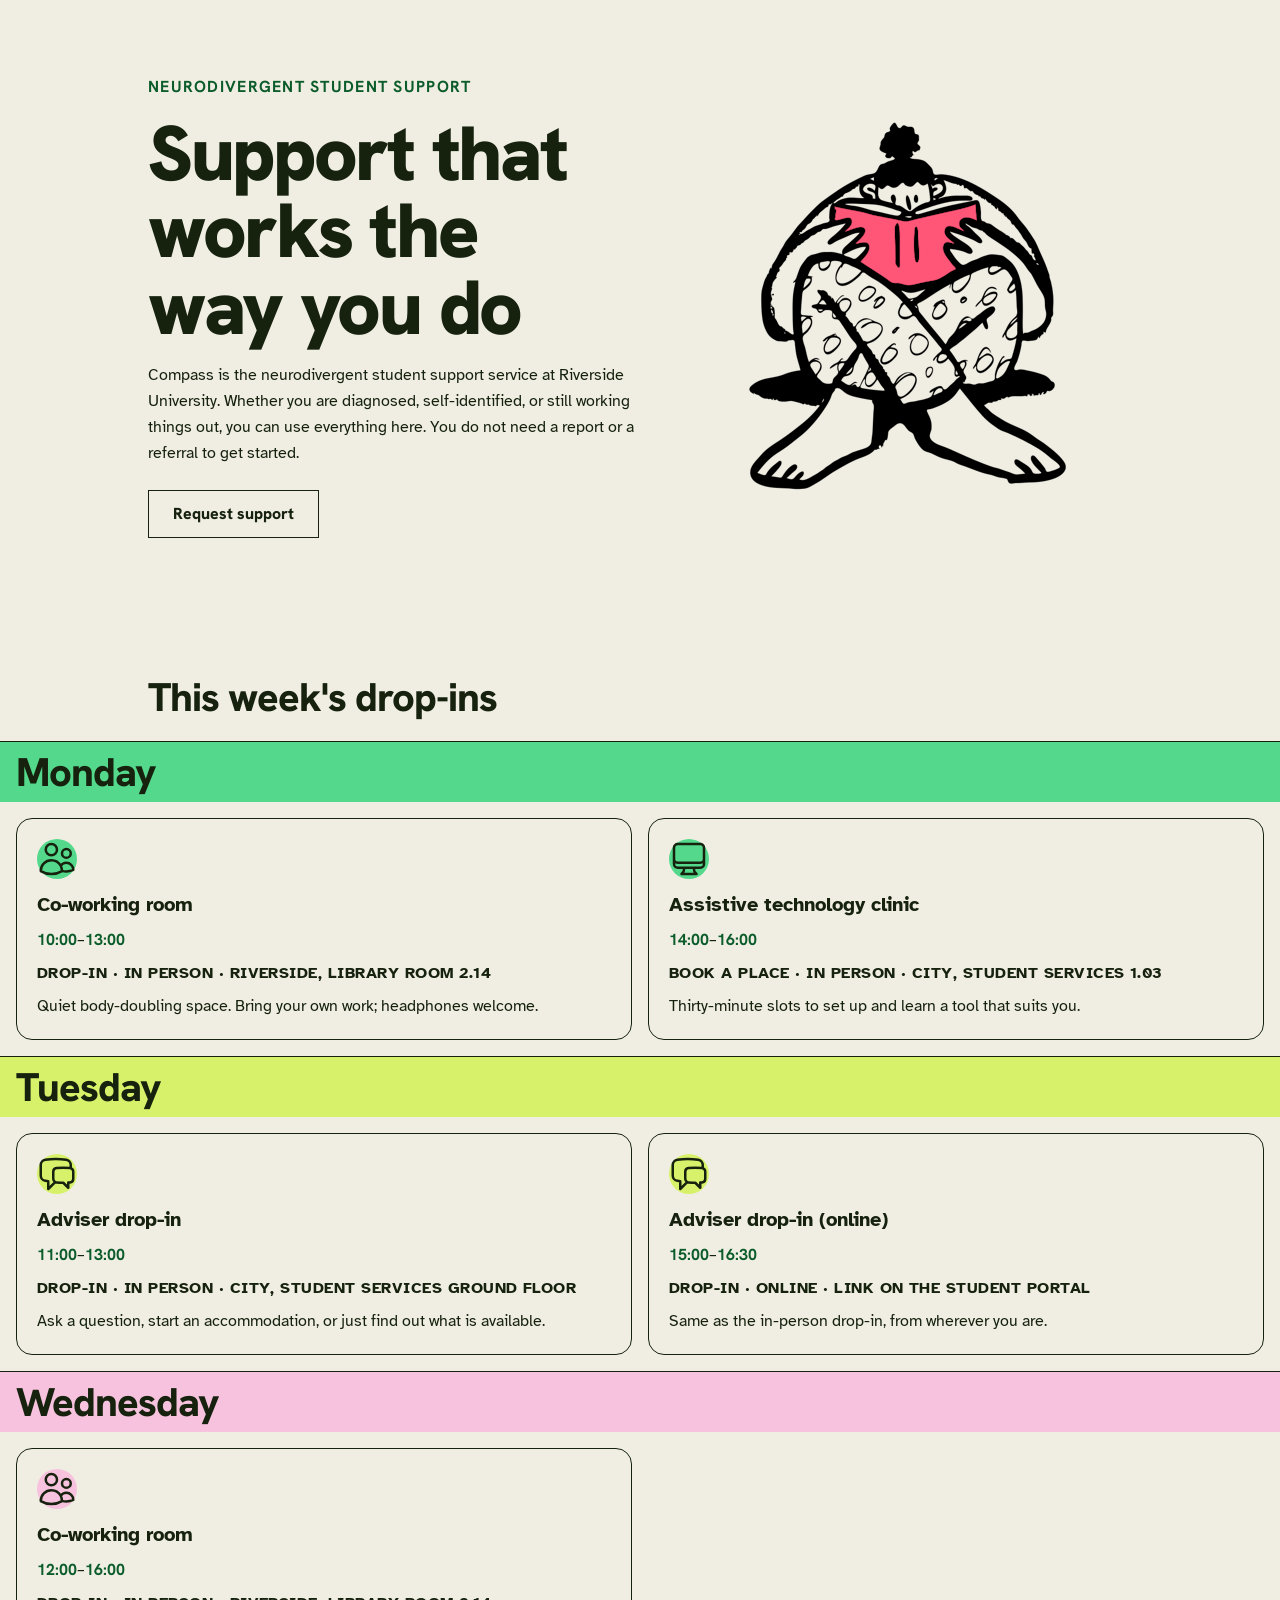
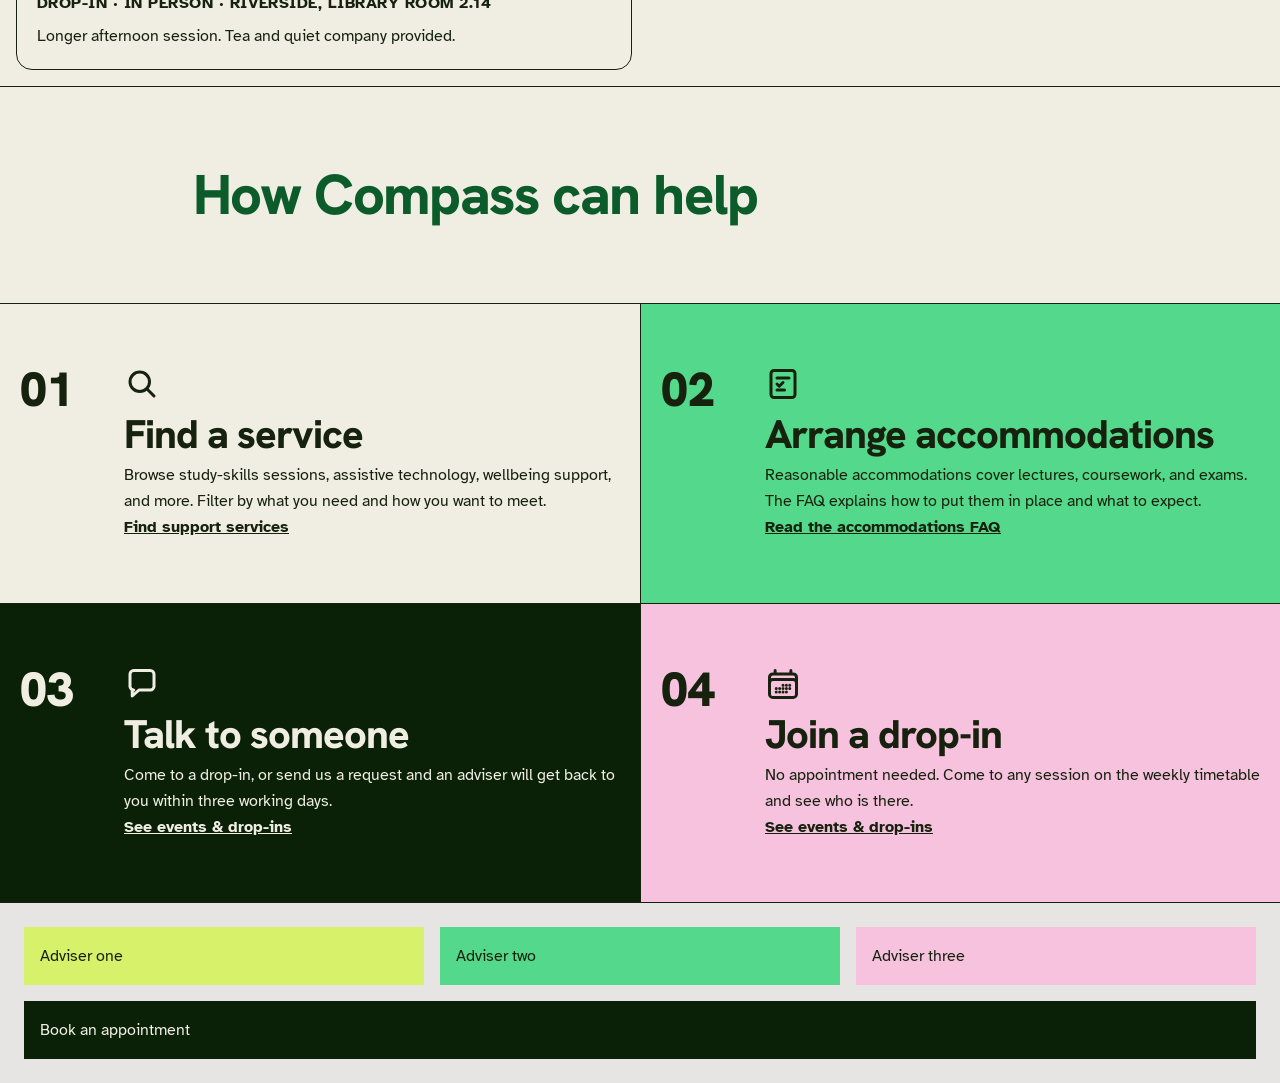
<file: starter (1)/04-grid-starter/index.html>
<!doctype html>
<html lang="en-IE">
  <head>
    <meta charset="utf-8" />
    <meta name="viewport" content="width=device-width, initial-scale=1" />
    <title>
      Week 04 starter — Compass hero, events days &amp; numbered rows
    </title>
    <link rel="preconnect" href="https://fonts.googleapis.com" />
    <link rel="preconnect" href="https://fonts.gstatic.com" crossorigin />
    <link
      href="https://fonts.googleapis.com/css2?family=Atkinson+Hyperlegible:ital,wght@0,400;0,700;1,400;1,700&family=Hanken+Grotesk:wght@500;700;800;900&display=swap"
      rel="stylesheet"
    />
    <link rel="stylesheet" href="assets/app.css" />
  </head>
  <body class="bg-paper font-sans leading-relaxed text-ink">
    <!-- Colour, type, spacing and borders are already here, carried over
         from weeks 1 to 3. Nothing below has a layout class yet, so
         everything just stacks. That's what this week fixes. Three targets, in
         order: the hero, the events day sections, the numbered rows. -->
    <main>
      <!-- Target 1: hero. Week 1's text, plus Compass's doodle. -->
      <section aria-labelledby="intro-heading">
        <div class="mx-auto grid max-w-5xl grid-cols-[1.1fr_0.9fr] items-center gap-10 px-5 py-[clamp(2.5rem,1.5rem+4vw,5rem)]">
          <div>
            <p
              class="font-display text-base font-bold tracking-[0.08em] text-link uppercase"
            >
              Neurodivergent student support
            </p>
            <h1
              id="intro-heading"
              class="mt-4 font-display text-display leading-none font-black tracking-[-0.03em] text-balance"
            >
              Support that works the way you do
            </h1>
            <p class="mt-4 max-w-[66ch] text-pretty">
              Compass is the neurodivergent student support service at Riverside
              University. Whether you are diagnosed, self-identified, or still
              working things out, you can use everything here. You do not need a
              report or a referral to get started.
            </p>
            <p class="mt-6">
              <a
                class="inline-block border-(length:--rule) border-ink bg-transparent px-6 py-2.5 font-display font-extrabold text-ink no-underline"
                href="#"
                >Request support</a
              >
            </p>
          </div>
          <div class="mx-auto w-full max-w-sm">
            <img
              src="images/hero-student-doodle.png"
              alt=""
              width="359"
              height="400"
            />
          </div>
        </div>
      </section>

      <!-- Target 2: events. Three of Compass's day sections. -->
      <h2
        class="mx-auto max-w-5xl px-5 pt-16 pb-6 font-display text-h2 leading-none font-extrabold tracking-tight"
      >
        This week's drop-ins
      </h2>
      <div class="border-t-(length:--rule) border-ink">
        <section
          class="border-b-(length:--rule) border-ink bg-paper"
          aria-labelledby="mon-heading"
        >
          <h2
            id="mon-heading"
            class="m-0 flex items-center gap-2 bg-green px-4 py-2.5 font-display text-h2 leading-none font-extrabold tracking-tight text-on-light"
          >
            Monday
          </h2>
          <div class="grid grid-cols-2 gap-4 p-4">
            <article
              class="flex flex-col gap-2 rounded-2xl border-(length:--rule) border-ink bg-paper p-5"
            >
              <span
                class="mb-1 inline-flex h-10 w-10 items-center justify-center rounded-full bg-green text-on-light"
                aria-hidden="true"
              >
                <svg
                  viewBox="0 0 24 24"
                  fill="none"
                  stroke="currentColor"
                  stroke-width="1.5"
                  stroke-linecap="round"
                  stroke-linejoin="round"
                >
                  <path
                    d="M15 19.1276C15.8329 19.37 16.7138 19.5 17.625 19.5C19.1037 19.5 20.5025 19.1576 21.7464 18.5478C21.7488 18.4905 21.75 18.4329 21.75 18.375C21.75 16.0968 19.9031 14.25 17.625 14.25C16.2069 14.25 14.956 14.9655 14.2136 16.0552M15 19.1276V19.125C15 18.0121 14.7148 16.9658 14.2136 16.0552M15 19.1276C15 19.1632 14.9997 19.1988 14.9991 19.2343C13.1374 20.3552 10.9565 21 8.625 21C6.29353 21 4.11264 20.3552 2.25092 19.2343C2.25031 19.198 2.25 19.1615 2.25 19.125C2.25 15.6042 5.10418 12.75 8.625 12.75C11.0329 12.75 13.129 14.085 14.2136 16.0552M12 6.375C12 8.23896 10.489 9.75 8.625 9.75C6.76104 9.75 5.25 8.23896 5.25 6.375C5.25 4.51104 6.76104 3 8.625 3C10.489 3 12 4.51104 12 6.375ZM20.25 8.625C20.25 10.0747 19.0747 11.25 17.625 11.25C16.1753 11.25 15 10.0747 15 8.625C15 7.17525 16.1753 6 17.625 6C19.0747 6 20.25 7.17525 20.25 8.625Z"
                  />
                </svg>
              </span>
              <h3 class="m-0 text-xl font-black">Co-working room</h3>
              <p>
                <time datetime="10:00" class="font-display font-bold text-link"
                  >10:00</time
                >&ndash;<time
                  datetime="13:00"
                  class="font-display font-bold text-link"
                  >13:00</time
                >
              </p>
              <p class="text-base font-bold tracking-[0.03em] uppercase">
                Drop-in &middot; In person &middot; Riverside, Library room 2.14
              </p>
              <p>
                Quiet body-doubling space. Bring your own work; headphones
                welcome.
              </p>
            </article>
            <article
              class="flex flex-col gap-2 rounded-2xl border-(length:--rule) border-ink bg-paper p-5"
            >
              <span
                class="mb-1 inline-flex h-10 w-10 items-center justify-center rounded-full bg-green text-on-light"
                aria-hidden="true"
              >
                <svg
                  viewBox="0 0 24 24"
                  fill="none"
                  stroke="currentColor"
                  stroke-width="1.5"
                  stroke-linecap="round"
                  stroke-linejoin="round"
                >
                  <path
                    d="M9 17.25V18.2574C9 19.053 8.68393 19.8161 8.12132 20.3787L7.5 21H16.5L15.8787 20.3787C15.3161 19.8161 15 19.053 15 18.2574V17.25M21 5.25V15C21 16.2426 19.9926 17.25 18.75 17.25H5.25C4.00736 17.25 3 16.2426 3 15V5.25M21 5.25C21 4.00736 19.9926 3 18.75 3H5.25C4.00736 3 3 4.00736 3 5.25M21 5.25V12C21 13.2426 19.9926 14.25 18.75 14.25H5.25C4.00736 14.25 3 13.2426 3 12V5.25"
                  />
                </svg>
              </span>
              <h3 class="m-0 text-xl font-black">
                Assistive technology clinic
              </h3>
              <p>
                <time datetime="14:00" class="font-display font-bold text-link"
                  >14:00</time
                >&ndash;<time
                  datetime="16:00"
                  class="font-display font-bold text-link"
                  >16:00</time
                >
              </p>
              <p class="text-base font-bold tracking-[0.03em] uppercase">
                Book a place &middot; In person &middot; City, Student Services
                1.03
              </p>
              <p>
                Thirty-minute slots to set up and learn a tool that suits you.
              </p>
            </article>
          </div>
        </section>
        <section
          class="border-b-(length:--rule) border-ink bg-paper"
          aria-labelledby="tue-heading"
        >
          <h2
            id="tue-heading"
            class="m-0 flex items-center gap-2 bg-lime px-4 py-2.5 font-display text-h2 leading-none font-extrabold tracking-tight text-on-light"
          >
            Tuesday
          </h2>
          <div class="grid grid-cols-2 gap-4 p-4">
            <article
              class="flex flex-col gap-2 rounded-2xl border-(length:--rule) border-ink bg-paper p-5"
            >
              <span
                class="mb-1 inline-flex h-10 w-10 items-center justify-center rounded-full bg-lime text-on-light"
                aria-hidden="true"
              >
                <svg
                  viewBox="0 0 24 24"
                  fill="none"
                  stroke="currentColor"
                  stroke-width="1.5"
                  stroke-linecap="round"
                  stroke-linejoin="round"
                >
                  <path
                    d="M20.25 8.51104C21.1341 8.79549 21.75 9.6392 21.75 10.6082V14.8938C21.75 16.0304 20.9026 16.9943 19.7697 17.0867C19.4308 17.1144 19.0909 17.1386 18.75 17.1592V20.25L15.75 17.25C14.3963 17.25 13.0556 17.1948 11.7302 17.0866C11.4319 17.0623 11.1534 16.9775 10.9049 16.8451M20.25 8.51104C20.0986 8.46232 19.9393 8.43 19.7739 8.41628C18.4472 8.30616 17.1051 8.25 15.75 8.25C14.3948 8.25 13.0528 8.30616 11.7261 8.41627C10.595 8.51015 9.75 9.47323 9.75 10.6082V14.8937C9.75 15.731 10.2099 16.4746 10.9049 16.8451M20.25 8.51104V6.63731C20.25 5.01589 19.0983 3.61065 17.4903 3.40191C15.4478 3.13676 13.365 3 11.2503 3C9.13533 3 7.05233 3.13678 5.00963 3.40199C3.40173 3.61074 2.25 5.01598 2.25 6.63738V12.8626C2.25 14.484 3.40173 15.8893 5.00964 16.098C5.58661 16.1729 6.16679 16.2376 6.75 16.2918V21L10.9049 16.8451"
                  />
                </svg>
              </span>
              <h3 class="m-0 text-xl font-black">Adviser drop-in</h3>
              <p>
                <time datetime="11:00" class="font-display font-bold text-link"
                  >11:00</time
                >&ndash;<time
                  datetime="13:00"
                  class="font-display font-bold text-link"
                  >13:00</time
                >
              </p>
              <p class="text-base font-bold tracking-[0.03em] uppercase">
                Drop-in &middot; In person &middot; City, Student Services
                ground floor
              </p>
              <p>
                Ask a question, start an accommodation, or just find out what is
                available.
              </p>
            </article>
            <article
              class="flex flex-col gap-2 rounded-2xl border-(length:--rule) border-ink bg-paper p-5"
            >
              <span
                class="mb-1 inline-flex h-10 w-10 items-center justify-center rounded-full bg-lime text-on-light"
                aria-hidden="true"
              >
                <svg
                  viewBox="0 0 24 24"
                  fill="none"
                  stroke="currentColor"
                  stroke-width="1.5"
                  stroke-linecap="round"
                  stroke-linejoin="round"
                >
                  <path
                    d="M20.25 8.51104C21.1341 8.79549 21.75 9.6392 21.75 10.6082V14.8938C21.75 16.0304 20.9026 16.9943 19.7697 17.0867C19.4308 17.1144 19.0909 17.1386 18.75 17.1592V20.25L15.75 17.25C14.3963 17.25 13.0556 17.1948 11.7302 17.0866C11.4319 17.0623 11.1534 16.9775 10.9049 16.8451M20.25 8.51104C20.0986 8.46232 19.9393 8.43 19.7739 8.41628C18.4472 8.30616 17.1051 8.25 15.75 8.25C14.3948 8.25 13.0528 8.30616 11.7261 8.41627C10.595 8.51015 9.75 9.47323 9.75 10.6082V14.8937C9.75 15.731 10.2099 16.4746 10.9049 16.8451M20.25 8.51104V6.63731C20.25 5.01589 19.0983 3.61065 17.4903 3.40191C15.4478 3.13676 13.365 3 11.2503 3C9.13533 3 7.05233 3.13678 5.00963 3.40199C3.40173 3.61074 2.25 5.01598 2.25 6.63738V12.8626C2.25 14.484 3.40173 15.8893 5.00964 16.098C5.58661 16.1729 6.16679 16.2376 6.75 16.2918V21L10.9049 16.8451"
                  />
                </svg>
              </span>
              <h3 class="m-0 text-xl font-black">Adviser drop-in (online)</h3>
              <p>
                <time datetime="15:00" class="font-display font-bold text-link"
                  >15:00</time
                >&ndash;<time
                  datetime="16:30"
                  class="font-display font-bold text-link"
                  >16:30</time
                >
              </p>
              <p class="text-base font-bold tracking-[0.03em] uppercase">
                Drop-in &middot; Online &middot; Link on the student portal
              </p>
              <p>Same as the in-person drop-in, from wherever you are.</p>
            </article>
          </div>
        </section>
        <section
          class="border-b-(length:--rule) border-ink bg-paper"
          aria-labelledby="wed-heading"
        >
          <h2
            id="wed-heading"
            class="m-0 flex items-center gap-2 bg-pink px-4 py-2.5 font-display text-h2 leading-none font-extrabold tracking-tight text-on-light"
          >
            Wednesday
          </h2>
          <div class="grid grid-cols-2 gap-4 p-4">
            <article
              class="flex flex-col gap-2 rounded-2xl border-(length:--rule) border-ink bg-paper p-5"
            >
              <span
                class="mb-1 inline-flex h-10 w-10 items-center justify-center rounded-full bg-pink text-on-light"
                aria-hidden="true"
              >
                <svg
                  viewBox="0 0 24 24"
                  fill="none"
                  stroke="currentColor"
                  stroke-width="1.5"
                  stroke-linecap="round"
                  stroke-linejoin="round"
                >
                  <path
                    d="M15 19.1276C15.8329 19.37 16.7138 19.5 17.625 19.5C19.1037 19.5 20.5025 19.1576 21.7464 18.5478C21.7488 18.4905 21.75 18.4329 21.75 18.375C21.75 16.0968 19.9031 14.25 17.625 14.25C16.2069 14.25 14.956 14.9655 14.2136 16.0552M15 19.1276V19.125C15 18.0121 14.7148 16.9658 14.2136 16.0552M15 19.1276C15 19.1632 14.9997 19.1988 14.9991 19.2343C13.1374 20.3552 10.9565 21 8.625 21C6.29353 21 4.11264 20.3552 2.25092 19.2343C2.25031 19.198 2.25 19.1615 2.25 19.125C2.25 15.6042 5.10418 12.75 8.625 12.75C11.0329 12.75 13.129 14.085 14.2136 16.0552M12 6.375C12 8.23896 10.489 9.75 8.625 9.75C6.76104 9.75 5.25 8.23896 5.25 6.375C5.25 4.51104 6.76104 3 8.625 3C10.489 3 12 4.51104 12 6.375ZM20.25 8.625C20.25 10.0747 19.0747 11.25 17.625 11.25C16.1753 11.25 15 10.0747 15 8.625C15 7.17525 16.1753 6 17.625 6C19.0747 6 20.25 7.17525 20.25 8.625Z"
                  />
                </svg>
              </span>
              <h3 class="m-0 text-xl font-black">Co-working room</h3>
              <p>
                <time datetime="12:00" class="font-display font-bold text-link"
                  >12:00</time
                >&ndash;<time
                  datetime="16:00"
                  class="font-display font-bold text-link"
                  >16:00</time
                >
              </p>
              <p class="text-base font-bold tracking-[0.03em] uppercase">
                Drop-in &middot; In person &middot; Riverside, Library room 2.14
              </p>
              <p>Longer afternoon session. Tea and quiet company provided.</p>
            </article>
          </div>
        </section>
      </div>

      <!-- Target 3: numbered rows. The hairlines (border-t, border-l) look
           odd while the rows stack, and right once they sit in two
           columns. -->
      <section aria-labelledby="help-heading">

        <div class="grid grid-cols-[minmax(5rem,12%)_1fr] gap-6 px-5 py-20">
          <div aria-hidden="true"></div>
          <h2
            id="help-heading"
            class="font-display text-[clamp(2.25rem,1.75rem+2.2vw,3.5rem)] leading-none font-extrabold tracking-tight text-link"
          >
            How Compass can help
          </h2>
        </div>

        <ul class="grid grid-cols-2 border-y-(length:--rule) border-ink">
          <li class="bg-paper text-ink">
            <div class="grid grid-cols-[minmax(5rem,12%)_1fr] gap-6 px-5 py-[clamp(2.25rem,1.5rem+3vw,4rem)]">
              <span
                class="font-display text-[clamp(2rem,1.5rem+2vw,3rem)] leading-none font-black"
                aria-hidden="true"
                >01</span
              >
              <div>
                <svg
                  class="mb-3 h-9 w-9"
                  viewBox="0 0 24 24"
                  fill="none"
                  stroke="currentColor"
                  stroke-width="2"
                  stroke-linecap="round"
                  stroke-linejoin="round"
                  aria-hidden="true"
                >
                  <circle cx="10.5" cy="10.5" r="6.5" />
                  <path d="M20 20l-4.8-4.8" />
                </svg>
                <h3
                  class="mb-2 font-display text-h2 leading-none font-extrabold tracking-tight text-balance"
                >
                  Find a service
                </h3>
                <p>
                  Browse study-skills sessions, assistive technology, wellbeing
                  support, and more. Filter by what you need and how you want to
                  meet.
                </p>
                <p>
                  <a
                    class="font-bold text-inherit underline"
                    href="find-support-services.html"
                    >Find support services</a
                  >
                </p>
              </div>
            </div>
          </li>
          <li
            class="border-l-(length:--rule) border-ink bg-green text-on-light"
          >
            <div class="grid grid-cols-[minmax(5rem,12%)_1fr] gap-6 px-5 py-[clamp(2.25rem,1.5rem+3vw,4rem)]">
              <span
                class="font-display text-[clamp(2rem,1.5rem+2vw,3rem)] leading-none font-black"
                aria-hidden="true"
                >02</span
              >
              <div>
                <svg
                  class="mb-3 h-9 w-9"
                  viewBox="0 0 24 24"
                  fill="none"
                  stroke="currentColor"
                  stroke-width="2"
                  stroke-linecap="round"
                  stroke-linejoin="round"
                  aria-hidden="true"
                >
                  <rect x="4" y="3" width="16" height="18" rx="2" />
                  <path d="M8 8h8M8 12l1.5 1.5L12 11M8 16h5" />
                </svg>
                <h3
                  class="mb-2 font-display text-h2 leading-none font-extrabold tracking-tight text-balance"
                >
                  Arrange accommodations
                </h3>
                <p>
                  Reasonable accommodations cover lectures, coursework, and
                  exams. The FAQ explains how to put them in place and what to
                  expect.
                </p>
                <p>
                  <a
                    class="font-bold text-inherit underline"
                    href="accommodations-faq.html"
                    >Read the accommodations FAQ</a
                  >
                </p>
              </div>
            </div>
          </li>
          <li
            class="border-t-(length:--rule) border-ink bg-ink-deep text-on-dark"
          >
            <div class="grid grid-cols-[minmax(5rem,12%)_1fr] gap-6 px-5 py-[clamp(2.25rem,1.5rem+3vw,4rem)]">
              <span
                class="font-display text-[clamp(2rem,1.5rem+2vw,3rem)] leading-none font-black"
                aria-hidden="true"
                >03</span
              >
              <div>
                <svg
                  class="mb-3 h-9 w-9"
                  viewBox="0 0 24 24"
                  fill="none"
                  stroke="currentColor"
                  stroke-width="2"
                  stroke-linecap="round"
                  stroke-linejoin="round"
                  aria-hidden="true"
                >
                  <path
                    d="M4 5.5A2.5 2.5 0 0 1 6.5 3h11A2.5 2.5 0 0 1 20 5.5v8A2.5 2.5 0 0 1 17.5 16H10l-4.5 4v-4H6.5A2.5 2.5 0 0 1 4 13.5v-8Z"
                  />
                </svg>
                <h3
                  class="mb-2 font-display text-h2 leading-none font-extrabold tracking-tight text-balance"
                >
                  Talk to someone
                </h3>
                <p>
                  Come to a drop-in, or send us a request and an adviser will
                  get back to you within three working days.
                </p>
                <p>
                  <a class="font-bold text-inherit underline" href="events.html"
                    >See events &amp; drop-ins</a
                  >
                </p>
              </div>
            </div>
          </li>
          <li
            class="border-t-(length:--rule) border-l-(length:--rule) border-ink bg-pink text-on-light"
          >
            <div class="grid grid-cols-[minmax(5rem,12%)_1fr] gap-6 px-5 py-[clamp(2.25rem,1.5rem+3vw,4rem)]">
              <span
                class="font-display text-[clamp(2rem,1.5rem+2vw,3rem)] leading-none font-black"
                aria-hidden="true"
                >04</span
              >
              <div>
                <svg
                  class="mb-3 h-9 w-9"
                  viewBox="0 0 24 24"
                  fill="none"
                  stroke="currentColor"
                  stroke-width="2"
                  stroke-linecap="round"
                  stroke-linejoin="round"
                  aria-hidden="true"
                >
                  <path
                    d="M6.75 3V5.25M17.25 3V5.25M3 18.75V7.5C3 6.25736 4.00736 5.25 5.25 5.25H18.75C19.9926 5.25 21 6.25736 21 7.5V18.75M3 18.75C3 19.9926 4.00736 21 5.25 21H18.75C19.9926 21 21 19.9926 21 18.75M3 18.75V11.25C3 10.0074 4.00736 9 5.25 9H18.75C19.9926 9 21 10.0074 21 11.25V18.75M12 12.75H12.0075V12.7575H12V12.75ZM12 15H12.0075V15.0075H12V15ZM12 17.25H12.0075V17.2575H12V17.25ZM9.75 15H9.7575V15.0075H9.75V15ZM9.75 17.25H9.7575V17.2575H9.75V17.25ZM7.5 15H7.5075V15.0075H7.5V15ZM7.5 17.25H7.5075V17.2575H7.5V17.25ZM14.25 12.75H14.2575V12.7575H14.25V12.75ZM14.25 15H14.2575V15.0075H14.25V15ZM14.25 17.25H14.2575V17.2575H14.25V17.25ZM16.5 12.75H16.5075V12.7575H16.5V12.75ZM16.5 15H16.5075V15.0075H16.5V15Z"
                  />
                </svg>
                <h3
                  class="mb-2 font-display text-h2 leading-none font-extrabold tracking-tight text-balance"
                >
                  Join a drop-in
                </h3>
                <p>
                  No appointment needed. Come to any session on the weekly
                  timetable and see who is there.
                </p>
                <p>
                  <a class="font-bold text-inherit underline" href="events.html"
                    >See events &amp; drop-ins</a
                  >
                </p>
              </div>
            </div>
          </li>
        </ul>
      </section>

      <div class="grid grid-cols-3 gap-4 bg-stone-200 p-6">
        <div class="bg-lime p-4">Adviser one</div>
        <div class="bg-green p-4">Adviser two</div>
        <div class="bg-pink p-4">Adviser three</div>
        <div class="col-span-3 bg-ink-deep p-4 text-on-dark">Book an appointment</div>
      </div>

    </main>
  </body>
</html>
</file>
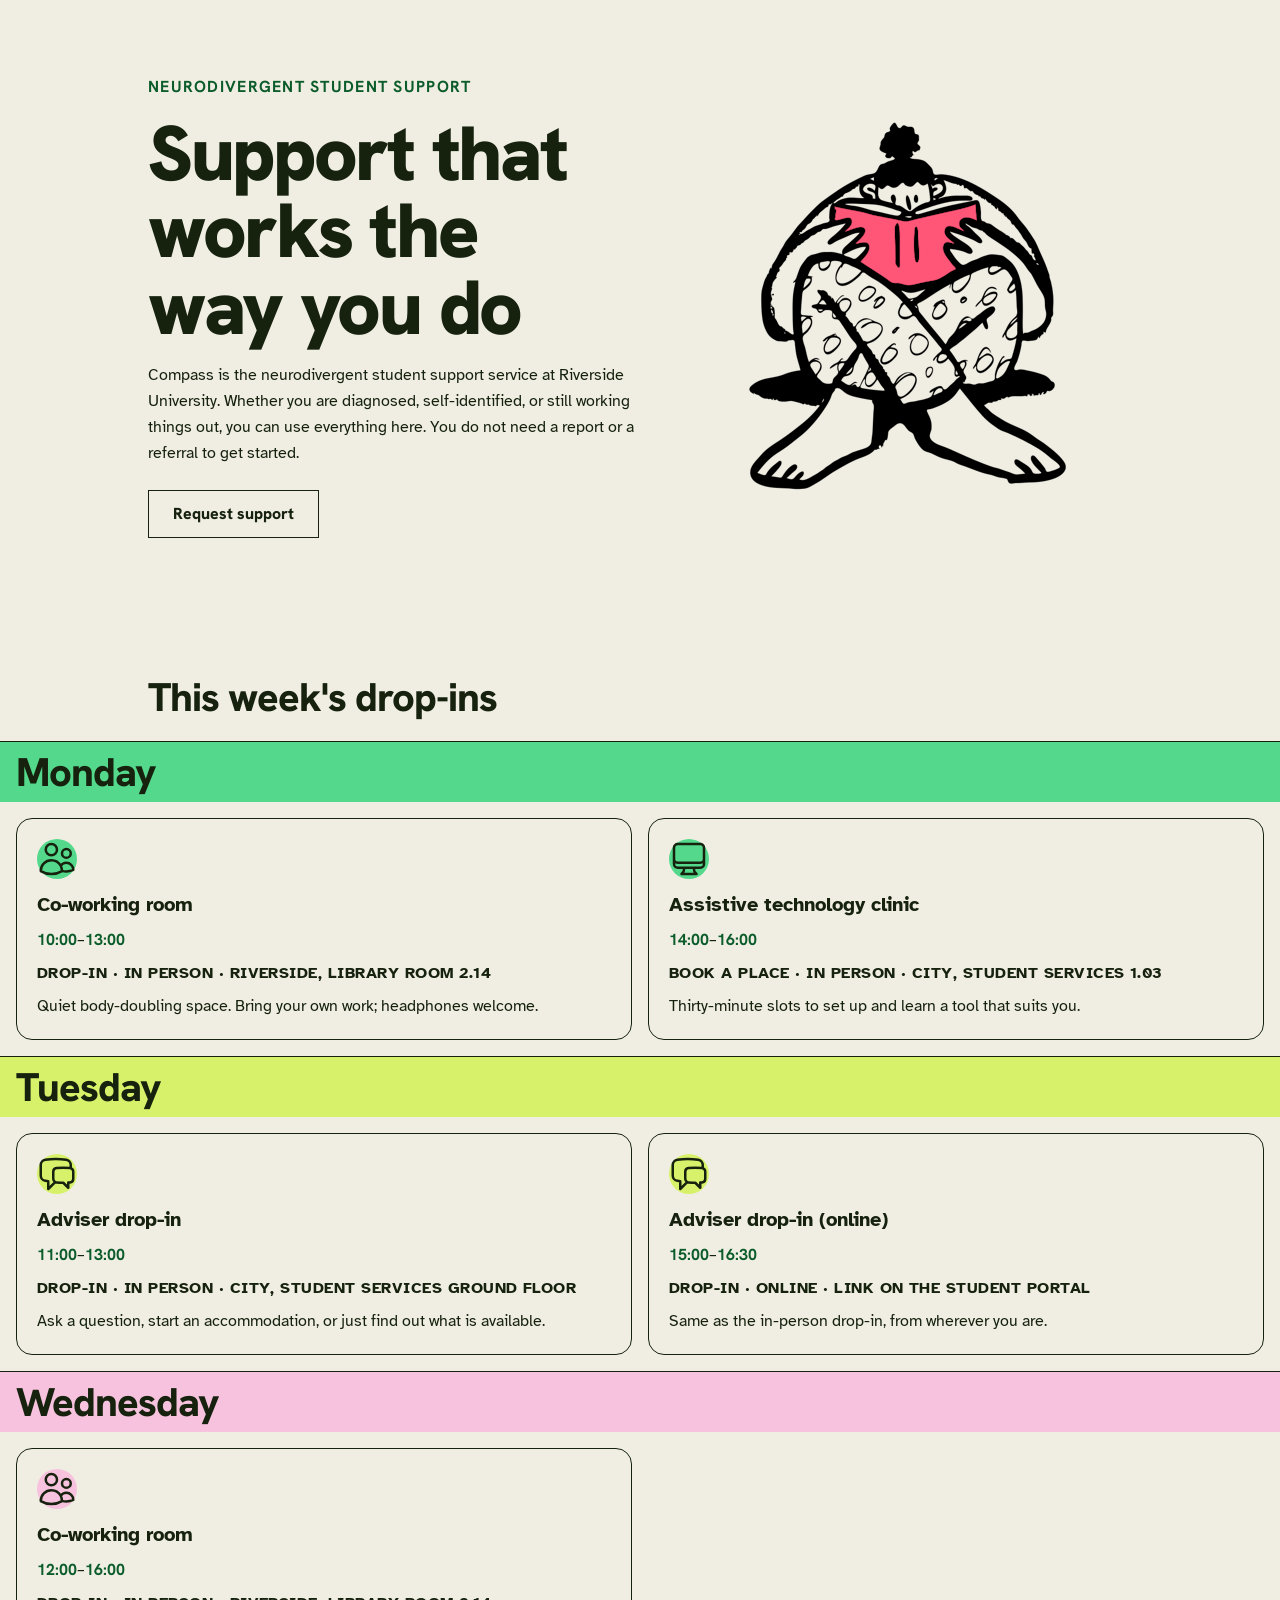
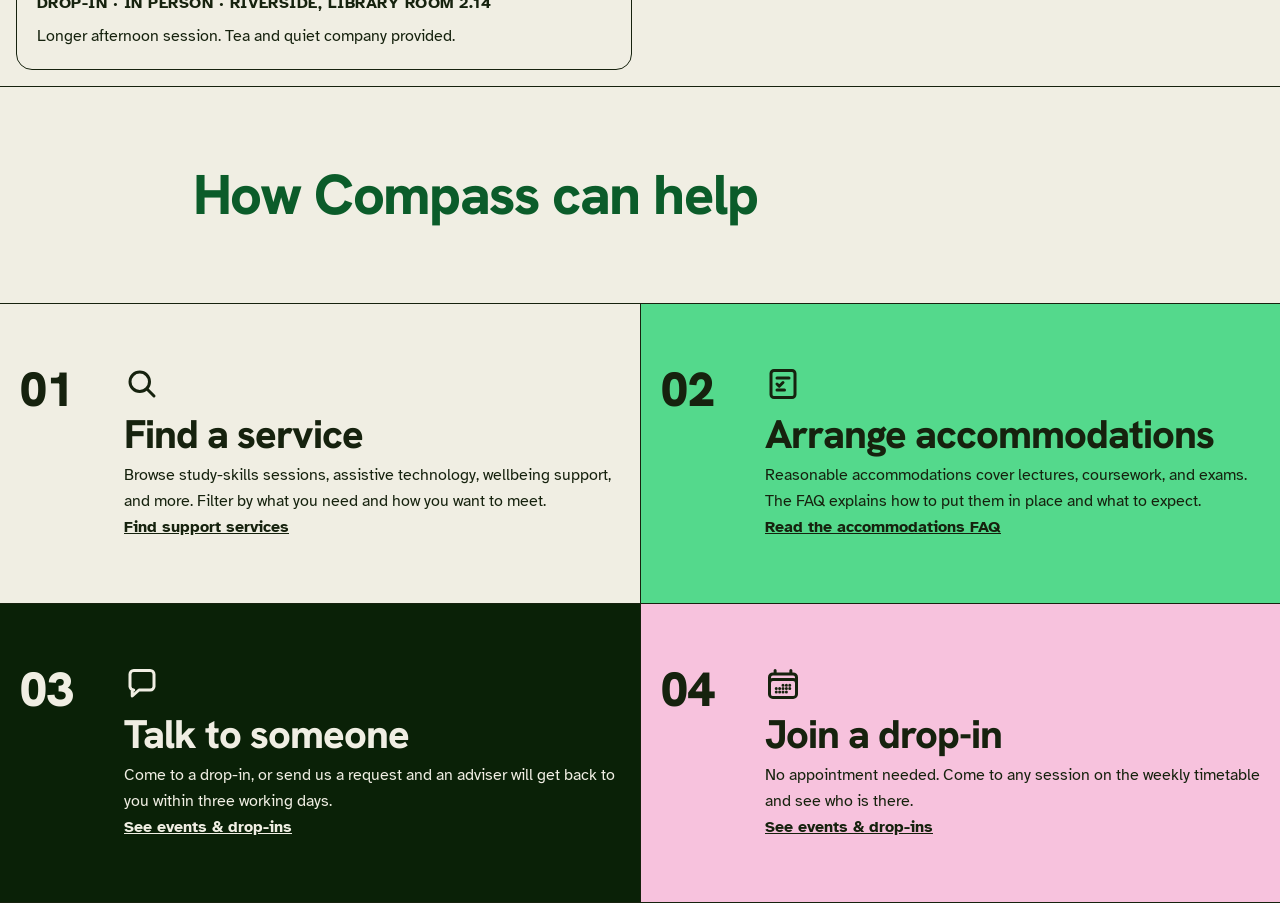
<file: starter (1)/05-responsive-starter/index.html>
<!doctype html>
<html lang="en-IE">
  <head>
    <meta charset="utf-8" />
    <meta name="viewport" content="width=device-width, initial-scale=1" />
    <title>
      Week 05 starter: Compass hero, events days and numbered rows, responsive
    </title>
    <link rel="preconnect" href="https://fonts.googleapis.com" />
    <link rel="preconnect" href="https://fonts.gstatic.com" crossorigin />
    <link
      href="https://fonts.googleapis.com/css2?family=Atkinson+Hyperlegible:ital,wght@0,400;0,700;1,400;1,700&family=Hanken+Grotesk:wght@500;700;800;900&display=swap"
      rel="stylesheet"
    />
    <link rel="stylesheet" href="assets/app.css" />
  </head>
  <body class="bg-paper font-sans leading-relaxed text-ink">
    <!-- Week 5 starter. This is week 4's finished page: the hero, the events
         day sections and the numbered rows, laid out for a wide window and
         applied at every width. Your job this week is to add the responsive
         prefixes week 4 left out (see the three Targets in the lesson), so the
         same page also works on a phone. -->
    <main>
      <section aria-labelledby="intro-heading">
        
        <div class="mx-auto grid max-w-5xl items-center gap-10 px-5 py-[clamp(2.5rem,1.5rem+4vw,5rem)] lg:grid-cols-[1.1fr_0.9fr]">
        
          <div>
            <p
              class="font-display text-base font-bold tracking-[0.08em] text-link uppercase"
            >
              Neurodivergent student support
            </p>
            <h1
              id="intro-heading"
              class="mt-4 font-display text-display leading-none font-black tracking-[-0.03em] text-balance"
            >
              Support that works the way you do
            </h1>
            <p class="mt-4 max-w-[66ch] text-pretty">
              Compass is the neurodivergent student support service at Riverside
              University. Whether you are diagnosed, self-identified, or still
              working things out, you can use everything here. You do not need a
              report or a referral to get started.
            </p>
            <p class="mt-6">
              <a
                class="inline-block border-(length:--rule) border-ink bg-transparent px-6 py-2.5 font-display font-extrabold text-ink no-underline"
                href="#"
                >Request support</a
              >
            </p>
          </div>
          <div class="mx-auto w-full max-w-sm">
            <img
              src="images/hero-student-doodle.png"
              alt=""
              width="359"
              height="400"
            />
          </div>
        </div>
      </section>

      <h2
        class="mx-auto max-w-5xl px-5 pt-16 pb-6 font-display text-h2 leading-none font-extrabold tracking-tight"
      >
        This week's drop-ins
      </h2>
      <div class="border-t-(length:--rule) border-ink">
        <section
          class="border-b-(length:--rule) border-ink bg-paper"
          aria-labelledby="mon-heading"
        >
          <h2
            id="mon-heading"
            class="m-0 flex items-center gap-2 bg-green px-4 py-2.5 font-display text-h2 leading-none font-extrabold tracking-tight text-on-light"
          >
            Monday
          </h2>
          <div class="grid gap-4 p-4 sm:grid-cols-2">
            <article
              class="flex flex-col gap-2 rounded-2xl border-(length:--rule) border-ink bg-paper p-5"
            >
              <span
                class="mb-1 inline-flex h-10 w-10 items-center justify-center rounded-full bg-green text-on-light"
                aria-hidden="true"
              >
                <svg
                  viewBox="0 0 24 24"
                  fill="none"
                  stroke="currentColor"
                  stroke-width="1.5"
                  stroke-linecap="round"
                  stroke-linejoin="round"
                >
                  <path
                    d="M15 19.1276C15.8329 19.37 16.7138 19.5 17.625 19.5C19.1037 19.5 20.5025 19.1576 21.7464 18.5478C21.7488 18.4905 21.75 18.4329 21.75 18.375C21.75 16.0968 19.9031 14.25 17.625 14.25C16.2069 14.25 14.956 14.9655 14.2136 16.0552M15 19.1276V19.125C15 18.0121 14.7148 16.9658 14.2136 16.0552M15 19.1276C15 19.1632 14.9997 19.1988 14.9991 19.2343C13.1374 20.3552 10.9565 21 8.625 21C6.29353 21 4.11264 20.3552 2.25092 19.2343C2.25031 19.198 2.25 19.1615 2.25 19.125C2.25 15.6042 5.10418 12.75 8.625 12.75C11.0329 12.75 13.129 14.085 14.2136 16.0552M12 6.375C12 8.23896 10.489 9.75 8.625 9.75C6.76104 9.75 5.25 8.23896 5.25 6.375C5.25 4.51104 6.76104 3 8.625 3C10.489 3 12 4.51104 12 6.375ZM20.25 8.625C20.25 10.0747 19.0747 11.25 17.625 11.25C16.1753 11.25 15 10.0747 15 8.625C15 7.17525 16.1753 6 17.625 6C19.0747 6 20.25 7.17525 20.25 8.625Z"
                  />
                </svg>
              </span>
              <h3 class="m-0 text-xl font-black">Co-working room</h3>
              <p>
                <time datetime="10:00" class="font-display font-bold text-link"
                  >10:00</time
                >&ndash;<time
                  datetime="13:00"
                  class="font-display font-bold text-link"
                  >13:00</time
                >
              </p>
              <p class="text-base font-bold tracking-[0.03em] uppercase">
                Drop-in &middot; In person &middot; Riverside, Library room 2.14
              </p>
              <p>
                Quiet body-doubling space. Bring your own work; headphones
                welcome.
              </p>
            </article>
            <article
              class="flex flex-col gap-2 rounded-2xl border-(length:--rule) border-ink bg-paper p-5"
            >
              <span
                class="mb-1 inline-flex h-10 w-10 items-center justify-center rounded-full bg-green text-on-light"
                aria-hidden="true"
              >
                <svg
                  viewBox="0 0 24 24"
                  fill="none"
                  stroke="currentColor"
                  stroke-width="1.5"
                  stroke-linecap="round"
                  stroke-linejoin="round"
                >
                  <path
                    d="M9 17.25V18.2574C9 19.053 8.68393 19.8161 8.12132 20.3787L7.5 21H16.5L15.8787 20.3787C15.3161 19.8161 15 19.053 15 18.2574V17.25M21 5.25V15C21 16.2426 19.9926 17.25 18.75 17.25H5.25C4.00736 17.25 3 16.2426 3 15V5.25M21 5.25C21 4.00736 19.9926 3 18.75 3H5.25C4.00736 3 3 4.00736 3 5.25M21 5.25V12C21 13.2426 19.9926 14.25 18.75 14.25H5.25C4.00736 14.25 3 13.2426 3 12V5.25"
                  />
                </svg>
              </span>
              <h3 class="m-0 text-xl font-black">
                Assistive technology clinic
              </h3>
              <p>
                <time datetime="14:00" class="font-display font-bold text-link"
                  >14:00</time
                >&ndash;<time
                  datetime="16:00"
                  class="font-display font-bold text-link"
                  >16:00</time
                >
              </p>
              <p class="text-base font-bold tracking-[0.03em] uppercase">
                Book a place &middot; In person &middot; City, Student Services
                1.03
              </p>
              <p>
                Thirty-minute slots to set up and learn a tool that suits you.
              </p>
            </article>
          </div>
        </section>
        <section
          class="border-b-(length:--rule) border-ink bg-paper"
          aria-labelledby="tue-heading"
        >
          <h2
            id="tue-heading"
            class="m-0 flex items-center gap-2 bg-lime px-4 py-2.5 font-display text-h2 leading-none font-extrabold tracking-tight text-on-light"
          >
            Tuesday
          </h2>
          <div class="grid gap-4 p-4 sm:grid-cols-2">
            <article
              class="flex flex-col gap-2 rounded-2xl border-(length:--rule) border-ink bg-paper p-5"
            >
              <span
                class="mb-1 inline-flex h-10 w-10 items-center justify-center rounded-full bg-lime text-on-light"
                aria-hidden="true"
              >
                <svg
                  viewBox="0 0 24 24"
                  fill="none"
                  stroke="currentColor"
                  stroke-width="1.5"
                  stroke-linecap="round"
                  stroke-linejoin="round"
                >
                  <path
                    d="M20.25 8.51104C21.1341 8.79549 21.75 9.6392 21.75 10.6082V14.8938C21.75 16.0304 20.9026 16.9943 19.7697 17.0867C19.4308 17.1144 19.0909 17.1386 18.75 17.1592V20.25L15.75 17.25C14.3963 17.25 13.0556 17.1948 11.7302 17.0866C11.4319 17.0623 11.1534 16.9775 10.9049 16.8451M20.25 8.51104C20.0986 8.46232 19.9393 8.43 19.7739 8.41628C18.4472 8.30616 17.1051 8.25 15.75 8.25C14.3948 8.25 13.0528 8.30616 11.7261 8.41627C10.595 8.51015 9.75 9.47323 9.75 10.6082V14.8937C9.75 15.731 10.2099 16.4746 10.9049 16.8451M20.25 8.51104V6.63731C20.25 5.01589 19.0983 3.61065 17.4903 3.40191C15.4478 3.13676 13.365 3 11.2503 3C9.13533 3 7.05233 3.13678 5.00963 3.40199C3.40173 3.61074 2.25 5.01598 2.25 6.63738V12.8626C2.25 14.484 3.40173 15.8893 5.00964 16.098C5.58661 16.1729 6.16679 16.2376 6.75 16.2918V21L10.9049 16.8451"
                  />
                </svg>
              </span>
              <h3 class="m-0 text-xl font-black">Adviser drop-in</h3>
              <p>
                <time datetime="11:00" class="font-display font-bold text-link"
                  >11:00</time
                >&ndash;<time
                  datetime="13:00"
                  class="font-display font-bold text-link"
                  >13:00</time
                >
              </p>
              <p class="text-base font-bold tracking-[0.03em] uppercase">
                Drop-in &middot; In person &middot; City, Student Services
                ground floor
              </p>
              <p>
                Ask a question, start an accommodation, or just find out what is
                available.
              </p>
            </article>
            <article
              class="flex flex-col gap-2 rounded-2xl border-(length:--rule) border-ink bg-paper p-5"
            >
              <span
                class="mb-1 inline-flex h-10 w-10 items-center justify-center rounded-full bg-lime text-on-light"
                aria-hidden="true"
              >
                <svg
                  viewBox="0 0 24 24"
                  fill="none"
                  stroke="currentColor"
                  stroke-width="1.5"
                  stroke-linecap="round"
                  stroke-linejoin="round"
                >
                  <path
                    d="M20.25 8.51104C21.1341 8.79549 21.75 9.6392 21.75 10.6082V14.8938C21.75 16.0304 20.9026 16.9943 19.7697 17.0867C19.4308 17.1144 19.0909 17.1386 18.75 17.1592V20.25L15.75 17.25C14.3963 17.25 13.0556 17.1948 11.7302 17.0866C11.4319 17.0623 11.1534 16.9775 10.9049 16.8451M20.25 8.51104C20.0986 8.46232 19.9393 8.43 19.7739 8.41628C18.4472 8.30616 17.1051 8.25 15.75 8.25C14.3948 8.25 13.0528 8.30616 11.7261 8.41627C10.595 8.51015 9.75 9.47323 9.75 10.6082V14.8937C9.75 15.731 10.2099 16.4746 10.9049 16.8451M20.25 8.51104V6.63731C20.25 5.01589 19.0983 3.61065 17.4903 3.40191C15.4478 3.13676 13.365 3 11.2503 3C9.13533 3 7.05233 3.13678 5.00963 3.40199C3.40173 3.61074 2.25 5.01598 2.25 6.63738V12.8626C2.25 14.484 3.40173 15.8893 5.00964 16.098C5.58661 16.1729 6.16679 16.2376 6.75 16.2918V21L10.9049 16.8451"
                  />
                </svg>
              </span>
              <h3 class="m-0 text-xl font-black">Adviser drop-in (online)</h3>
              <p>
                <time datetime="15:00" class="font-display font-bold text-link"
                  >15:00</time
                >&ndash;<time
                  datetime="16:30"
                  class="font-display font-bold text-link"
                  >16:30</time
                >
              </p>
              <p class="text-base font-bold tracking-[0.03em] uppercase">
                Drop-in &middot; Online &middot; Link on the student portal
              </p>
              <p>Same as the in-person drop-in, from wherever you are.</p>
            </article>
          </div>
        </section>
        <section
          class="border-b-(length:--rule) border-ink bg-paper"
          aria-labelledby="wed-heading"
        >
          <h2
            id="wed-heading"
            class="m-0 flex items-center gap-2 bg-pink px-4 py-2.5 font-display text-h2 leading-none font-extrabold tracking-tight text-on-light"
          >
            Wednesday
          </h2>
          <div class="grid gap-4 p-4 sm:grid-cols-2">
            <article
              class="flex flex-col gap-2 rounded-2xl border-(length:--rule) border-ink bg-paper p-5"
            >
              <span
                class="mb-1 inline-flex h-10 w-10 items-center justify-center rounded-full bg-pink text-on-light"
                aria-hidden="true"
              >
                <svg
                  viewBox="0 0 24 24"
                  fill="none"
                  stroke="currentColor"
                  stroke-width="1.5"
                  stroke-linecap="round"
                  stroke-linejoin="round"
                >
                  <path
                    d="M15 19.1276C15.8329 19.37 16.7138 19.5 17.625 19.5C19.1037 19.5 20.5025 19.1576 21.7464 18.5478C21.7488 18.4905 21.75 18.4329 21.75 18.375C21.75 16.0968 19.9031 14.25 17.625 14.25C16.2069 14.25 14.956 14.9655 14.2136 16.0552M15 19.1276V19.125C15 18.0121 14.7148 16.9658 14.2136 16.0552M15 19.1276C15 19.1632 14.9997 19.1988 14.9991 19.2343C13.1374 20.3552 10.9565 21 8.625 21C6.29353 21 4.11264 20.3552 2.25092 19.2343C2.25031 19.198 2.25 19.1615 2.25 19.125C2.25 15.6042 5.10418 12.75 8.625 12.75C11.0329 12.75 13.129 14.085 14.2136 16.0552M12 6.375C12 8.23896 10.489 9.75 8.625 9.75C6.76104 9.75 5.25 8.23896 5.25 6.375C5.25 4.51104 6.76104 3 8.625 3C10.489 3 12 4.51104 12 6.375ZM20.25 8.625C20.25 10.0747 19.0747 11.25 17.625 11.25C16.1753 11.25 15 10.0747 15 8.625C15 7.17525 16.1753 6 17.625 6C19.0747 6 20.25 7.17525 20.25 8.625Z"
                  />
                </svg>
              </span>
              <h3 class="m-0 text-xl font-black">Co-working room</h3>
              <p>
                <time datetime="12:00" class="font-display font-bold text-link"
                  >12:00</time
                >&ndash;<time
                  datetime="16:00"
                  class="font-display font-bold text-link"
                  >16:00</time
                >
              </p>
              <p class="text-base font-bold tracking-[0.03em] uppercase">
                Drop-in &middot; In person &middot; Riverside, Library room 2.14
              </p>
              <p>Longer afternoon session. Tea and quiet company provided.</p>
            </article>
          </div>
        </section>
      </div>

      <section aria-labelledby="help-heading">
        <div class="grid grid-cols-1 gap-2 px-5 py-14 sm:grid-cols-[minmax(5rem,12%)_1fr] sm:gap-6 sm:py-20">
          <div aria-hidden="true"></div>
          <h2
            id="help-heading"
            class="font-display text-[clamp(2.25rem,1.75rem+2.2vw,3.5rem)] leading-none font-extrabold tracking-tight text-link"
          >
            How Compass can help
          </h2>
        </div>

        <ul class="grid border-y-(length:--rule) border-ink sm:grid-cols-2">

          <li class="bg-paper text-ink">

            <div
              class="grid grid-cols-1 gap-2 px-5 py-[clamp(2.25rem,1.5rem+3vw,4rem)] sm:grid-cols-[minmax(5rem,12%)_1fr] sm:gap-6"
            >
              <span
                class="font-display text-[clamp(2rem,1.5rem+2vw,3rem)] leading-none font-black"
                aria-hidden="true"
                >01</span
              >
              <div class="min-w-0 break-words">
                <svg
                  class="mb-3 h-9 w-9"
                  viewBox="0 0 24 24"
                  fill="none"
                  stroke="currentColor"
                  stroke-width="2"
                  stroke-linecap="round"
                  stroke-linejoin="round"
                  aria-hidden="true"
                >
                  <circle cx="10.5" cy="10.5" r="6.5" />
                  <path d="M20 20l-4.8-4.8" />
                </svg>
                <h3
                  class="mb-2 font-display text-h2 leading-none font-extrabold tracking-tight text-balance"
                >
                  Find a service
                </h3>
                <p>
                  Browse study-skills sessions, assistive technology, wellbeing
                  support, and more. Filter by what you need and how you want to
                  meet.
                </p>
                <p>
                  <a
                    class="font-bold text-inherit underline"
                    href="find-support-services.html"
                    >Find support services</a
                  >
                </p>
              </div>
            </div>
          </li>
          <li
            class="border-t-(length:--rule) border-ink bg-green text-on-light sm:border-t-0 sm:border-l-(length:--rule)"
          >
            <div
              class="grid grid-cols-1 gap-2 px-5 py-[clamp(2.25rem,1.5rem+3vw,4rem)] sm:grid-cols-[minmax(5rem,12%)_1fr] sm:gap-6"
            >

              <span
                class="font-display text-[clamp(2rem,1.5rem+2vw,3rem)] leading-none font-black"
                aria-hidden="true"
                >02</span
              >
              <div class="min-w-0 break-words">
                <svg
                  class="mb-3 h-9 w-9"
                  viewBox="0 0 24 24"
                  fill="none"
                  stroke="currentColor"
                  stroke-width="2"
                  stroke-linecap="round"
                  stroke-linejoin="round"
                  aria-hidden="true"
                >
                  <rect x="4" y="3" width="16" height="18" rx="2" />
                  <path d="M8 8h8M8 12l1.5 1.5L12 11M8 16h5" />
                </svg>
                <h3
                  class="mb-2 font-display text-h2 leading-none font-extrabold tracking-tight text-balance"
                >
                  Arrange accommodations
                </h3>
                <p>
                  Reasonable accommodations cover lectures, coursework, and
                  exams. The FAQ explains how to put them in place and what to
                  expect.
                </p>
                <p>
                  <a
                    class="font-bold text-inherit underline"
                    href="accommodations-faq.html"
                    >Read the accommodations FAQ</a
                  >
                </p>
              </div>
            </div>
          </li>
          <li
            class="border-t-(length:--rule) border-ink bg-ink-deep text-on-dark"
          >
            <div
              class="grid grid-cols-1 gap-2 px-5 py-[clamp(2.25rem,1.5rem+3vw,4rem)] sm:grid-cols-[minmax(5rem,12%)_1fr] sm:gap-6"
            >

              <span
                class="font-display text-[clamp(2rem,1.5rem+2vw,3rem)] leading-none font-black"
                aria-hidden="true"
                >03</span
              >
              <div class="min-w-0 break-words">
                <svg
                  class="mb-3 h-9 w-9"
                  viewBox="0 0 24 24"
                  fill="none"
                  stroke="currentColor"
                  stroke-width="2"
                  stroke-linecap="round"
                  stroke-linejoin="round"
                  aria-hidden="true"
                >
                  <path
                    d="M4 5.5A2.5 2.5 0 0 1 6.5 3h11A2.5 2.5 0 0 1 20 5.5v8A2.5 2.5 0 0 1 17.5 16H10l-4.5 4v-4H6.5A2.5 2.5 0 0 1 4 13.5v-8Z"
                  />
                </svg>
                <h3
                  class="mb-2 font-display text-h2 leading-none font-extrabold tracking-tight text-balance"
                >
                  Talk to someone
                </h3>
                <p>
                  Come to a drop-in, or send us a request and an adviser will
                  get back to you within three working days.
                </p>
                <p>
                  <a class="font-bold text-inherit underline" href="events.html"
                    >See events &amp; drop-ins</a
                  >
                </p>
              </div>
            </div>
          </li>
          <li
            class="border-t-(length:--rule) border-ink bg-pink text-on-light sm:border-l-(length:--rule)"
          >
          
            <div
              class="grid grid-cols-1 gap-2 px-5 py-[clamp(2.25rem,1.5rem+3vw,4rem)] sm:grid-cols-[minmax(5rem,12%)_1fr] sm:gap-6"
            >

              <span
                class="font-display text-[clamp(2rem,1.5rem+2vw,3rem)] leading-none font-black"
                aria-hidden="true"
                >04</span
              >
              <div class="min-w-0 break-words">
                <svg
                  class="mb-3 h-9 w-9"
                  viewBox="0 0 24 24"
                  fill="none"
                  stroke="currentColor"
                  stroke-width="2"
                  stroke-linecap="round"
                  stroke-linejoin="round"
                  aria-hidden="true"
                >
                  <path
                    d="M6.75 3V5.25M17.25 3V5.25M3 18.75V7.5C3 6.25736 4.00736 5.25 5.25 5.25H18.75C19.9926 5.25 21 6.25736 21 7.5V18.75M3 18.75C3 19.9926 4.00736 21 5.25 21H18.75C19.9926 21 21 19.9926 21 18.75M3 18.75V11.25C3 10.0074 4.00736 9 5.25 9H18.75C19.9926 9 21 10.0074 21 11.25V18.75M12 12.75H12.0075V12.7575H12V12.75ZM12 15H12.0075V15.0075H12V15ZM12 17.25H12.0075V17.2575H12V17.25ZM9.75 15H9.7575V15.0075H9.75V15ZM9.75 17.25H9.7575V17.2575H9.75V17.25ZM7.5 15H7.5075V15.0075H7.5V15ZM7.5 17.25H7.5075V17.2575H7.5V17.25ZM14.25 12.75H14.2575V12.7575H14.25V12.75ZM14.25 15H14.2575V15.0075H14.25V15ZM14.25 17.25H14.2575V17.2575H14.25V17.25ZM16.5 12.75H16.5075V12.7575H16.5V12.75ZM16.5 15H16.5075V15.0075H16.5V15Z"
                  />
                </svg>
                <h3
                  class="mb-2 font-display text-h2 leading-none font-extrabold tracking-tight text-balance"
                >
                  Join a drop-in
                </h3>
                <p>
                  No appointment needed. Come to any session on the weekly
                  timetable and see who is there.
                </p>
                <p>
                  <a class="font-bold text-inherit underline" href="events.html"
                    >See events &amp; drop-ins</a
                  >
                </p>
              </div>
            </div>
          </li>
        </ul>
      </section>
    </main>
  </body>
</html>
</file>
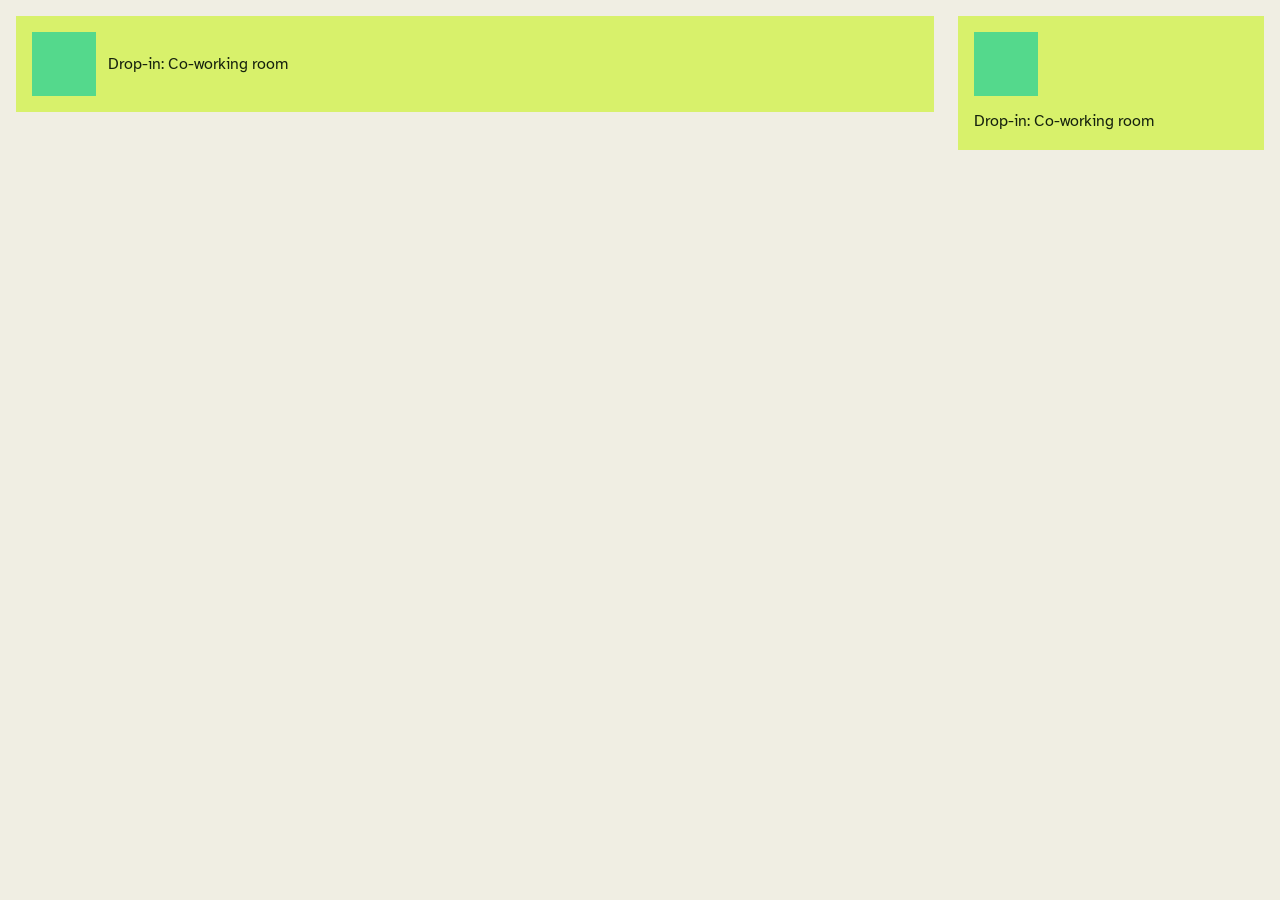
<file: starter (1)/05-responsive-starter/practice.html>
<!doctype html>
<html lang="en-IE">
  <head>
    <meta charset="utf-8" />
    <meta name="viewport" content="width=device-width, initial-scale=1" />
    <title>Week 05 practice</title>
    <link rel="preconnect" href="https://fonts.googleapis.com" />
    <link rel="preconnect" href="https://fonts.gstatic.com" crossorigin />
    <link
      href="https://fonts.googleapis.com/css2?family=Atkinson+Hyperlegible:ital,wght@0,400;0,700;1,400;1,700&family=Hanken+Grotesk:wght@500;700;800;900&display=swap"
      rel="stylesheet"
    />
    <link rel="stylesheet" href="assets/app.css" />
  </head>
  <body class="bg-paper font-sans leading-relaxed text-ink">
    <!-- A blank page wired to the same stylesheet as index.html, and to the
         same watcher: any class you type here is built automatically.
         Use it for the container-query example, the challenges and anything you
         want to break on purpose, so index.html keeps matching the guided
         build. -->
    <main>
      
      <div class="grid gap-6 p-4 lg:grid-cols-[3fr_1fr]">
        <div class="@container">
          <article
            class="flex flex-col gap-3 bg-lime p-4 text-on-light @md:flex-row @md:items-center"
          >
            <div class="h-16 w-16 shrink-0 bg-green" aria-hidden="true"></div>
            <p>Drop-in: Co-working room</p>
          </article>
        </div>
        <div class="@container">
          <article
            class="flex flex-col gap-3 bg-lime p-4 text-on-light @md:flex-row @md:items-center"
          >
            <div class="h-16 w-16 shrink-0 bg-green" aria-hidden="true"></div>
            <p>Drop-in: Co-working room</p>
          </article>
        </div>
      </div>

    </main>
  </body>
</html>
</file>
<file: starter (1)/04-grid-starter/assets/app.css>
/*! tailwindcss v4.3.3 | MIT License | https://tailwindcss.com */
@layer properties;
@layer theme, base, components, utilities;
@layer theme {
  :root, :host {
    --font-sans: "Atkinson Hyperlegible", system-ui, -apple-system, "Segoe UI", sans-serif;
    --font-mono: ui-monospace, SFMono-Regular, Menlo, Monaco, Consolas, "Liberation Mono",
      "Courier New", monospace;
    --color-stone-200: oklch(92.3% 0.003 48.717);
    --spacing: 0.25rem;
    --container-sm: 24rem;
    --container-5xl: 64rem;
    --text-base: 1rem;
    --text-base--line-height: calc(1.5 / 1);
    --text-xl: 1.25rem;
    --text-xl--line-height: calc(1.75 / 1.25);
    --font-weight-bold: 700;
    --font-weight-extrabold: 800;
    --font-weight-black: 900;
    --tracking-tight: -0.025em;
    --leading-relaxed: 1.625;
    --radius-2xl: 1rem;
    --default-font-family: var(--font-sans);
    --default-mono-font-family: var(--font-mono);
    --font-display: "Hanken Grotesk", ui-sans-serif, system-ui, sans-serif;
    --color-paper: #f0eee3;
    --color-ink: #16220e;
    --color-ink-deep: #0a2107;
    --color-green: #54d98c;
    --color-lime: #d8f16b;
    --color-pink: #f7c2dd;
    --color-link: #0b5c2a;
    --color-on-light: #16220e;
    --color-on-dark: #f0eee3;
    --text-display: clamp(2.5rem, 1.6rem + 4vw, 5rem);
    --text-h2: clamp(1.75rem, 1.4rem + 1.6vw, 2.5rem);
  }
}
@layer base {
  *, ::after, ::before, ::backdrop, ::file-selector-button {
    box-sizing: border-box;
    margin: 0;
    padding: 0;
    border: 0 solid;
  }
  html, :host {
    line-height: 1.5;
    -webkit-text-size-adjust: 100%;
    tab-size: 4;
    font-family: var(--default-font-family, -apple-system, BlinkMacSystemFont, "Segoe UI", Roboto, "Helvetica Neue", "Noto Sans", Arial, sans-serif, "Apple Color Emoji", "Segoe UI Emoji", "Segoe UI Symbol", "Noto Color Emoji");
    font-feature-settings: var(--default-font-feature-settings, normal);
    font-variation-settings: var(--default-font-variation-settings, normal);
    -webkit-tap-highlight-color: transparent;
  }
  hr {
    height: 0;
    color: inherit;
    border-top-width: 1px;
  }
  abbr:where([title]) {
    -webkit-text-decoration: underline dotted;
    text-decoration: underline dotted;
  }
  h1, h2, h3, h4, h5, h6 {
    font-size: inherit;
    font-weight: inherit;
  }
  a {
    color: inherit;
    -webkit-text-decoration: inherit;
    text-decoration: inherit;
  }
  b, strong {
    font-weight: bolder;
  }
  code, kbd, samp, pre {
    font-family: var(--default-mono-font-family, ui-monospace, SFMono-Regular, Menlo, Monaco, Consolas, "Liberation Mono", "Courier New", monospace);
    font-feature-settings: var(--default-mono-font-feature-settings, normal);
    font-variation-settings: var(--default-mono-font-variation-settings, normal);
    font-size: 1em;
  }
  small {
    font-size: 80%;
  }
  sub, sup {
    font-size: 75%;
    line-height: 0;
    position: relative;
    vertical-align: baseline;
  }
  sub {
    bottom: -0.25em;
  }
  sup {
    top: -0.5em;
  }
  table {
    text-indent: 0;
    border-color: inherit;
    border-collapse: collapse;
  }
  :-moz-focusring:where(:not(iframe)) {
    outline: auto;
  }
  progress {
    vertical-align: baseline;
  }
  summary {
    display: list-item;
  }
  ol, ul, menu {
    list-style: none;
  }
  img, svg, video, canvas, audio, iframe, embed, object {
    display: block;
    vertical-align: middle;
  }
  img, video {
    max-width: 100%;
    height: auto;
  }
  button, input, select, optgroup, textarea, ::file-selector-button {
    font: inherit;
    font-feature-settings: inherit;
    font-variation-settings: inherit;
    letter-spacing: inherit;
    color: inherit;
    border-radius: 0;
    background-color: transparent;
    opacity: 1;
  }
  :where(select:is([multiple], [size])) optgroup {
    font-weight: bolder;
  }
  :where(select:is([multiple], [size])) optgroup option {
    padding-inline-start: 20px;
  }
  ::file-selector-button {
    margin-inline-end: 4px;
  }
  ::placeholder {
    opacity: 1;
  }
  @supports (not (-webkit-appearance: -apple-pay-button))  or (contain-intrinsic-size: 1px) {
    ::placeholder {
      color: currentcolor;
      @supports (color: color-mix(in lab, red, red)) {
        color: color-mix(in oklab, currentcolor 50%, transparent);
      }
    }
  }
  textarea {
    resize: vertical;
  }
  ::-webkit-search-decoration {
    -webkit-appearance: none;
  }
  ::-webkit-date-and-time-value {
    min-height: 1lh;
    text-align: inherit;
  }
  ::-webkit-datetime-edit {
    display: inline-flex;
  }
  ::-webkit-datetime-edit-fields-wrapper {
    padding: 0;
  }
  ::-webkit-datetime-edit, ::-webkit-datetime-edit-year-field, ::-webkit-datetime-edit-month-field, ::-webkit-datetime-edit-day-field, ::-webkit-datetime-edit-hour-field, ::-webkit-datetime-edit-minute-field, ::-webkit-datetime-edit-second-field, ::-webkit-datetime-edit-millisecond-field, ::-webkit-datetime-edit-meridiem-field {
    padding-block: 0;
  }
  ::-webkit-calendar-picker-indicator {
    line-height: 1;
  }
  :-moz-ui-invalid {
    box-shadow: none;
  }
  button, input:where([type="button"], [type="reset"], [type="submit"]), ::file-selector-button {
    appearance: button;
  }
  ::-webkit-inner-spin-button, ::-webkit-outer-spin-button {
    height: auto;
  }
  [hidden]:where(:not([hidden="until-found"])) {
    display: none !important;
  }
}
@layer utilities {
  .col-span-3 {
    grid-column: span 3 / span 3;
  }
  .m-0 {
    margin: 0px;
  }
  .mx-auto {
    margin-inline: auto;
  }
  .mt-4 {
    margin-top: calc(var(--spacing) * 4);
  }
  .mt-6 {
    margin-top: calc(var(--spacing) * 6);
  }
  .mb-1 {
    margin-bottom: var(--spacing);
  }
  .mb-2 {
    margin-bottom: calc(var(--spacing) * 2);
  }
  .mb-3 {
    margin-bottom: calc(var(--spacing) * 3);
  }
  .flex {
    display: flex;
  }
  .grid {
    display: grid;
  }
  .inline-block {
    display: inline-block;
  }
  .inline-flex {
    display: inline-flex;
  }
  .table {
    display: table;
  }
  .h-9 {
    height: calc(var(--spacing) * 9);
  }
  .h-10 {
    height: calc(var(--spacing) * 10);
  }
  .w-9 {
    width: calc(var(--spacing) * 9);
  }
  .w-10 {
    width: calc(var(--spacing) * 10);
  }
  .w-full {
    width: 100%;
  }
  .max-w-5xl {
    max-width: var(--container-5xl);
  }
  .max-w-\[66ch\] {
    max-width: 66ch;
  }
  .max-w-sm {
    max-width: var(--container-sm);
  }
  .border-collapse {
    border-collapse: collapse;
  }
  .resize {
    resize: both;
  }
  .grid-cols-2 {
    grid-template-columns: repeat(2, minmax(0, 1fr));
  }
  .grid-cols-3 {
    grid-template-columns: repeat(3, minmax(0, 1fr));
  }
  .grid-cols-\[1\.1fr_0\.9fr\] {
    grid-template-columns: 1.1fr 0.9fr;
  }
  .grid-cols-\[minmax\(5rem\,12\%\)_1fr\] {
    grid-template-columns: minmax(5rem,12%) 1fr;
  }
  .flex-col {
    flex-direction: column;
  }
  .items-center {
    align-items: center;
  }
  .justify-center {
    justify-content: center;
  }
  .gap-2 {
    gap: calc(var(--spacing) * 2);
  }
  .gap-4 {
    gap: calc(var(--spacing) * 4);
  }
  .gap-6 {
    gap: calc(var(--spacing) * 6);
  }
  .gap-10 {
    gap: calc(var(--spacing) * 10);
  }
  .rounded-2xl {
    border-radius: var(--radius-2xl);
  }
  .rounded-full {
    border-radius: calc(infinity * 1px);
  }
  .border {
    border-style: var(--tw-border-style);
    border-width: 1px;
  }
  .border-\(length\:--rule\) {
    border-style: var(--tw-border-style);
    border-width: var(--rule);
  }
  .border-y-\(length\:--rule\) {
    border-block-style: var(--tw-border-style);
    border-block-width: var(--rule);
  }
  .border-t-\(length\:--rule\) {
    border-top-style: var(--tw-border-style);
    border-top-width: var(--rule);
  }
  .border-b-\(length\:--rule\) {
    border-bottom-style: var(--tw-border-style);
    border-bottom-width: var(--rule);
  }
  .border-l-\(length\:--rule\) {
    border-left-style: var(--tw-border-style);
    border-left-width: var(--rule);
  }
  .border-ink {
    border-color: var(--color-ink);
  }
  .bg-green {
    background-color: var(--color-green);
  }
  .bg-ink-deep {
    background-color: var(--color-ink-deep);
  }
  .bg-lime {
    background-color: var(--color-lime);
  }
  .bg-paper {
    background-color: var(--color-paper);
  }
  .bg-pink {
    background-color: var(--color-pink);
  }
  .bg-stone-200 {
    background-color: var(--color-stone-200);
  }
  .bg-transparent {
    background-color: transparent;
  }
  .p-4 {
    padding: calc(var(--spacing) * 4);
  }
  .p-5 {
    padding: calc(var(--spacing) * 5);
  }
  .p-6 {
    padding: calc(var(--spacing) * 6);
  }
  .px-4 {
    padding-inline: calc(var(--spacing) * 4);
  }
  .px-5 {
    padding-inline: calc(var(--spacing) * 5);
  }
  .px-6 {
    padding-inline: calc(var(--spacing) * 6);
  }
  .py-2 {
    padding-block: calc(var(--spacing) * 2);
  }
  .py-2\.5 {
    padding-block: calc(var(--spacing) * 2.5);
  }
  .py-20 {
    padding-block: calc(var(--spacing) * 20);
  }
  .py-\[clamp\(2\.5rem\,1\.5rem\+4vw\,5rem\)\] {
    padding-block: clamp(2.5rem, 1.5rem + 4vw, 5rem);
  }
  .py-\[clamp\(2\.25rem\,1\.5rem\+3vw\,4rem\)\] {
    padding-block: clamp(2.25rem, 1.5rem + 3vw, 4rem);
  }
  .pt-16 {
    padding-top: calc(var(--spacing) * 16);
  }
  .pb-6 {
    padding-bottom: calc(var(--spacing) * 6);
  }
  .font-display {
    font-family: var(--font-display);
  }
  .font-sans {
    font-family: var(--font-sans);
  }
  .text-base {
    font-size: var(--text-base);
    line-height: var(--tw-leading, var(--text-base--line-height));
  }
  .text-xl {
    font-size: var(--text-xl);
    line-height: var(--tw-leading, var(--text-xl--line-height));
  }
  .text-\[clamp\(2\.25rem\,1\.75rem\+2\.2vw\,3\.5rem\)\] {
    font-size: clamp(2.25rem, 1.75rem + 2.2vw, 3.5rem);
  }
  .text-\[clamp\(2rem\,1\.5rem\+2vw\,3rem\)\] {
    font-size: clamp(2rem, 1.5rem + 2vw, 3rem);
  }
  .text-display {
    font-size: var(--text-display);
  }
  .text-h2 {
    font-size: var(--text-h2);
  }
  .leading-none {
    --tw-leading: 1;
    line-height: 1;
  }
  .leading-relaxed {
    --tw-leading: var(--leading-relaxed);
    line-height: var(--leading-relaxed);
  }
  .font-black {
    --tw-font-weight: var(--font-weight-black);
    font-weight: var(--font-weight-black);
  }
  .font-bold {
    --tw-font-weight: var(--font-weight-bold);
    font-weight: var(--font-weight-bold);
  }
  .font-extrabold {
    --tw-font-weight: var(--font-weight-extrabold);
    font-weight: var(--font-weight-extrabold);
  }
  .tracking-\[-0\.03em\] {
    --tw-tracking: -0.03em;
    letter-spacing: -0.03em;
  }
  .tracking-\[0\.03em\] {
    --tw-tracking: 0.03em;
    letter-spacing: 0.03em;
  }
  .tracking-\[0\.08em\] {
    --tw-tracking: 0.08em;
    letter-spacing: 0.08em;
  }
  .tracking-tight {
    --tw-tracking: var(--tracking-tight);
    letter-spacing: var(--tracking-tight);
  }
  .text-balance {
    text-wrap: balance;
  }
  .text-pretty {
    text-wrap: pretty;
  }
  .text-wrap {
    text-wrap: wrap;
  }
  .text-inherit {
    color: inherit;
  }
  .text-ink {
    color: var(--color-ink);
  }
  .text-link {
    color: var(--color-link);
  }
  .text-on-dark {
    color: var(--color-on-dark);
  }
  .text-on-light {
    color: var(--color-on-light);
  }
  .uppercase {
    text-transform: uppercase;
  }
  .no-underline {
    text-decoration-line: none;
  }
  .underline {
    text-decoration-line: underline;
  }
  .outline {
    outline-style: var(--tw-outline-style);
    outline-width: 1px;
  }
}
:root {
  --rule: 1.5px;
}
@property --tw-border-style {
  syntax: "*";
  inherits: false;
  initial-value: solid;
}
@property --tw-leading {
  syntax: "*";
  inherits: false;
}
@property --tw-font-weight {
  syntax: "*";
  inherits: false;
}
@property --tw-tracking {
  syntax: "*";
  inherits: false;
}
@property --tw-outline-style {
  syntax: "*";
  inherits: false;
  initial-value: solid;
}
@layer properties {
  @supports ((-webkit-hyphens: none) and (not (margin-trim: inline))) or ((-moz-orient: inline) and (not (color:rgb(from red r g b)))) {
    *, ::before, ::after, ::backdrop {
      --tw-border-style: solid;
      --tw-leading: initial;
      --tw-font-weight: initial;
      --tw-tracking: initial;
      --tw-outline-style: solid;
    }
  }
}
</file>
<file: starter (1)/05-responsive-starter/assets/app.css>
/*! tailwindcss v4.3.3 | MIT License | https://tailwindcss.com */
@layer properties;
@layer theme, base, components, utilities;
@layer theme {
  :root, :host {
    --font-sans: "Atkinson Hyperlegible", system-ui, -apple-system, "Segoe UI", sans-serif;
    --font-mono: ui-monospace, SFMono-Regular, Menlo, Monaco, Consolas, "Liberation Mono",
      "Courier New", monospace;
    --spacing: 0.25rem;
    --container-sm: 24rem;
    --container-5xl: 64rem;
    --text-base: 1rem;
    --text-base--line-height: calc(1.5 / 1);
    --text-xl: 1.25rem;
    --text-xl--line-height: calc(1.75 / 1.25);
    --font-weight-bold: 700;
    --font-weight-extrabold: 800;
    --font-weight-black: 900;
    --tracking-tight: -0.025em;
    --leading-relaxed: 1.625;
    --radius-2xl: 1rem;
    --default-font-family: var(--font-sans);
    --default-mono-font-family: var(--font-mono);
    --font-display: "Hanken Grotesk", ui-sans-serif, system-ui, sans-serif;
    --color-paper: #f0eee3;
    --color-ink: #16220e;
    --color-ink-deep: #0a2107;
    --color-green: #54d98c;
    --color-lime: #d8f16b;
    --color-pink: #f7c2dd;
    --color-link: #0b5c2a;
    --color-on-light: #16220e;
    --color-on-dark: #f0eee3;
    --text-display: clamp(2.5rem, 1.6rem + 4vw, 5rem);
    --text-h2: clamp(1.75rem, 1.4rem + 1.6vw, 2.5rem);
  }
}
@layer base {
  *, ::after, ::before, ::backdrop, ::file-selector-button {
    box-sizing: border-box;
    margin: 0;
    padding: 0;
    border: 0 solid;
  }
  html, :host {
    line-height: 1.5;
    -webkit-text-size-adjust: 100%;
    tab-size: 4;
    font-family: var(--default-font-family, -apple-system, BlinkMacSystemFont, "Segoe UI", Roboto, "Helvetica Neue", "Noto Sans", Arial, sans-serif, "Apple Color Emoji", "Segoe UI Emoji", "Segoe UI Symbol", "Noto Color Emoji");
    font-feature-settings: var(--default-font-feature-settings, normal);
    font-variation-settings: var(--default-font-variation-settings, normal);
    -webkit-tap-highlight-color: transparent;
  }
  hr {
    height: 0;
    color: inherit;
    border-top-width: 1px;
  }
  abbr:where([title]) {
    -webkit-text-decoration: underline dotted;
    text-decoration: underline dotted;
  }
  h1, h2, h3, h4, h5, h6 {
    font-size: inherit;
    font-weight: inherit;
  }
  a {
    color: inherit;
    -webkit-text-decoration: inherit;
    text-decoration: inherit;
  }
  b, strong {
    font-weight: bolder;
  }
  code, kbd, samp, pre {
    font-family: var(--default-mono-font-family, ui-monospace, SFMono-Regular, Menlo, Monaco, Consolas, "Liberation Mono", "Courier New", monospace);
    font-feature-settings: var(--default-mono-font-feature-settings, normal);
    font-variation-settings: var(--default-mono-font-variation-settings, normal);
    font-size: 1em;
  }
  small {
    font-size: 80%;
  }
  sub, sup {
    font-size: 75%;
    line-height: 0;
    position: relative;
    vertical-align: baseline;
  }
  sub {
    bottom: -0.25em;
  }
  sup {
    top: -0.5em;
  }
  table {
    text-indent: 0;
    border-color: inherit;
    border-collapse: collapse;
  }
  :-moz-focusring:where(:not(iframe)) {
    outline: auto;
  }
  progress {
    vertical-align: baseline;
  }
  summary {
    display: list-item;
  }
  ol, ul, menu {
    list-style: none;
  }
  img, svg, video, canvas, audio, iframe, embed, object {
    display: block;
    vertical-align: middle;
  }
  img, video {
    max-width: 100%;
    height: auto;
  }
  button, input, select, optgroup, textarea, ::file-selector-button {
    font: inherit;
    font-feature-settings: inherit;
    font-variation-settings: inherit;
    letter-spacing: inherit;
    color: inherit;
    border-radius: 0;
    background-color: transparent;
    opacity: 1;
  }
  :where(select:is([multiple], [size])) optgroup {
    font-weight: bolder;
  }
  :where(select:is([multiple], [size])) optgroup option {
    padding-inline-start: 20px;
  }
  ::file-selector-button {
    margin-inline-end: 4px;
  }
  ::placeholder {
    opacity: 1;
  }
  @supports (not (-webkit-appearance: -apple-pay-button))  or (contain-intrinsic-size: 1px) {
    ::placeholder {
      color: currentcolor;
      @supports (color: color-mix(in lab, red, red)) {
        color: color-mix(in oklab, currentcolor 50%, transparent);
      }
    }
  }
  textarea {
    resize: vertical;
  }
  ::-webkit-search-decoration {
    -webkit-appearance: none;
  }
  ::-webkit-date-and-time-value {
    min-height: 1lh;
    text-align: inherit;
  }
  ::-webkit-datetime-edit {
    display: inline-flex;
  }
  ::-webkit-datetime-edit-fields-wrapper {
    padding: 0;
  }
  ::-webkit-datetime-edit, ::-webkit-datetime-edit-year-field, ::-webkit-datetime-edit-month-field, ::-webkit-datetime-edit-day-field, ::-webkit-datetime-edit-hour-field, ::-webkit-datetime-edit-minute-field, ::-webkit-datetime-edit-second-field, ::-webkit-datetime-edit-millisecond-field, ::-webkit-datetime-edit-meridiem-field {
    padding-block: 0;
  }
  ::-webkit-calendar-picker-indicator {
    line-height: 1;
  }
  :-moz-ui-invalid {
    box-shadow: none;
  }
  button, input:where([type="button"], [type="reset"], [type="submit"]), ::file-selector-button {
    appearance: button;
  }
  ::-webkit-inner-spin-button, ::-webkit-outer-spin-button {
    height: auto;
  }
  [hidden]:where(:not([hidden="until-found"])) {
    display: none !important;
  }
}
@layer utilities {
  .\@container {
    container-type: inline-size;
  }
  .m-0 {
    margin: 0px;
  }
  .mx-auto {
    margin-inline: auto;
  }
  .mt-4 {
    margin-top: calc(var(--spacing) * 4);
  }
  .mt-6 {
    margin-top: calc(var(--spacing) * 6);
  }
  .mb-1 {
    margin-bottom: var(--spacing);
  }
  .mb-2 {
    margin-bottom: calc(var(--spacing) * 2);
  }
  .mb-3 {
    margin-bottom: calc(var(--spacing) * 3);
  }
  .flex {
    display: flex;
  }
  .grid {
    display: grid;
  }
  .inline-block {
    display: inline-block;
  }
  .inline-flex {
    display: inline-flex;
  }
  .table {
    display: table;
  }
  .h-9 {
    height: calc(var(--spacing) * 9);
  }
  .h-10 {
    height: calc(var(--spacing) * 10);
  }
  .h-16 {
    height: calc(var(--spacing) * 16);
  }
  .w-9 {
    width: calc(var(--spacing) * 9);
  }
  .w-10 {
    width: calc(var(--spacing) * 10);
  }
  .w-16 {
    width: calc(var(--spacing) * 16);
  }
  .w-full {
    width: 100%;
  }
  .max-w-5xl {
    max-width: var(--container-5xl);
  }
  .max-w-\[66ch\] {
    max-width: 66ch;
  }
  .max-w-sm {
    max-width: var(--container-sm);
  }
  .min-w-0 {
    min-width: 0px;
  }
  .flex-shrink {
    flex-shrink: 1;
  }
  .shrink-0 {
    flex-shrink: 0;
  }
  .border-collapse {
    border-collapse: collapse;
  }
  .resize {
    resize: both;
  }
  .grid-cols-1 {
    grid-template-columns: repeat(1, minmax(0, 1fr));
  }
  .grid-cols-2 {
    grid-template-columns: repeat(2, minmax(0, 1fr));
  }
  .grid-cols-\[1\.1fr_0\.9fr\] {
    grid-template-columns: 1.1fr 0.9fr;
  }
  .grid-cols-\[minmax\(5rem\,12\%\)_1fr\] {
    grid-template-columns: minmax(5rem,12%) 1fr;
  }
  .flex-col {
    flex-direction: column;
  }
  .items-center {
    align-items: center;
  }
  .justify-center {
    justify-content: center;
  }
  .gap-2 {
    gap: calc(var(--spacing) * 2);
  }
  .gap-3 {
    gap: calc(var(--spacing) * 3);
  }
  .gap-4 {
    gap: calc(var(--spacing) * 4);
  }
  .gap-6 {
    gap: calc(var(--spacing) * 6);
  }
  .gap-10 {
    gap: calc(var(--spacing) * 10);
  }
  .rounded-2xl {
    border-radius: var(--radius-2xl);
  }
  .rounded-full {
    border-radius: calc(infinity * 1px);
  }
  .border {
    border-style: var(--tw-border-style);
    border-width: 1px;
  }
  .border-\(length\:--rule\) {
    border-style: var(--tw-border-style);
    border-width: var(--rule);
  }
  .border-y-\(length\:--rule\) {
    border-block-style: var(--tw-border-style);
    border-block-width: var(--rule);
  }
  .border-t-\(length\:--rule\) {
    border-top-style: var(--tw-border-style);
    border-top-width: var(--rule);
  }
  .border-b-\(length\:--rule\) {
    border-bottom-style: var(--tw-border-style);
    border-bottom-width: var(--rule);
  }
  .border-l-\(length\:--rule\) {
    border-left-style: var(--tw-border-style);
    border-left-width: var(--rule);
  }
  .border-ink {
    border-color: var(--color-ink);
  }
  .bg-green {
    background-color: var(--color-green);
  }
  .bg-ink-deep {
    background-color: var(--color-ink-deep);
  }
  .bg-lime {
    background-color: var(--color-lime);
  }
  .bg-paper {
    background-color: var(--color-paper);
  }
  .bg-pink {
    background-color: var(--color-pink);
  }
  .bg-transparent {
    background-color: transparent;
  }
  .p-4 {
    padding: calc(var(--spacing) * 4);
  }
  .p-5 {
    padding: calc(var(--spacing) * 5);
  }
  .px-4 {
    padding-inline: calc(var(--spacing) * 4);
  }
  .px-5 {
    padding-inline: calc(var(--spacing) * 5);
  }
  .px-6 {
    padding-inline: calc(var(--spacing) * 6);
  }
  .py-2 {
    padding-block: calc(var(--spacing) * 2);
  }
  .py-2\.5 {
    padding-block: calc(var(--spacing) * 2.5);
  }
  .py-14 {
    padding-block: calc(var(--spacing) * 14);
  }
  .py-20 {
    padding-block: calc(var(--spacing) * 20);
  }
  .py-\[clamp\(2\.5rem\,1\.5rem\+4vw\,5rem\)\] {
    padding-block: clamp(2.5rem, 1.5rem + 4vw, 5rem);
  }
  .py-\[clamp\(2\.25rem\,1\.5rem\+3vw\,4rem\)\] {
    padding-block: clamp(2.25rem, 1.5rem + 3vw, 4rem);
  }
  .pt-16 {
    padding-top: calc(var(--spacing) * 16);
  }
  .pb-6 {
    padding-bottom: calc(var(--spacing) * 6);
  }
  .font-display {
    font-family: var(--font-display);
  }
  .font-sans {
    font-family: var(--font-sans);
  }
  .text-base {
    font-size: var(--text-base);
    line-height: var(--tw-leading, var(--text-base--line-height));
  }
  .text-xl {
    font-size: var(--text-xl);
    line-height: var(--tw-leading, var(--text-xl--line-height));
  }
  .text-\[clamp\(2\.25rem\,1\.75rem\+2\.2vw\,3\.5rem\)\] {
    font-size: clamp(2.25rem, 1.75rem + 2.2vw, 3.5rem);
  }
  .text-\[clamp\(2rem\,1\.5rem\+2vw\,3rem\)\] {
    font-size: clamp(2rem, 1.5rem + 2vw, 3rem);
  }
  .text-display {
    font-size: var(--text-display);
  }
  .text-h2 {
    font-size: var(--text-h2);
  }
  .leading-none {
    --tw-leading: 1;
    line-height: 1;
  }
  .leading-relaxed {
    --tw-leading: var(--leading-relaxed);
    line-height: var(--leading-relaxed);
  }
  .font-black {
    --tw-font-weight: var(--font-weight-black);
    font-weight: var(--font-weight-black);
  }
  .font-bold {
    --tw-font-weight: var(--font-weight-bold);
    font-weight: var(--font-weight-bold);
  }
  .font-extrabold {
    --tw-font-weight: var(--font-weight-extrabold);
    font-weight: var(--font-weight-extrabold);
  }
  .tracking-\[-0\.03em\] {
    --tw-tracking: -0.03em;
    letter-spacing: -0.03em;
  }
  .tracking-\[0\.03em\] {
    --tw-tracking: 0.03em;
    letter-spacing: 0.03em;
  }
  .tracking-\[0\.08em\] {
    --tw-tracking: 0.08em;
    letter-spacing: 0.08em;
  }
  .tracking-tight {
    --tw-tracking: var(--tracking-tight);
    letter-spacing: var(--tracking-tight);
  }
  .text-balance {
    text-wrap: balance;
  }
  .text-pretty {
    text-wrap: pretty;
  }
  .text-wrap {
    text-wrap: wrap;
  }
  .break-words {
    overflow-wrap: break-word;
  }
  .text-inherit {
    color: inherit;
  }
  .text-ink {
    color: var(--color-ink);
  }
  .text-link {
    color: var(--color-link);
  }
  .text-on-dark {
    color: var(--color-on-dark);
  }
  .text-on-light {
    color: var(--color-on-light);
  }
  .uppercase {
    text-transform: uppercase;
  }
  .no-underline {
    text-decoration-line: none;
  }
  .underline {
    text-decoration-line: underline;
  }
  .outline {
    outline-style: var(--tw-outline-style);
    outline-width: 1px;
  }
  @media (width >= 40rem) {
    .sm\:grid-cols-2 {
      grid-template-columns: repeat(2, minmax(0, 1fr));
    }
    .sm\:grid-cols-\[minmax\(5rem\,12\%\)_1fr\] {
      grid-template-columns: minmax(5rem,12%) 1fr;
    }
    .sm\:gap-6 {
      gap: calc(var(--spacing) * 6);
    }
    .sm\:border-t-0 {
      border-top-style: var(--tw-border-style);
      border-top-width: 0px;
    }
    .sm\:border-l-\(length\:--rule\) {
      border-left-style: var(--tw-border-style);
      border-left-width: var(--rule);
    }
    .sm\:py-20 {
      padding-block: calc(var(--spacing) * 20);
    }
  }
  @media (width >= 64rem) {
    .lg\:grid-cols-\[1\.1fr_0\.9fr\] {
      grid-template-columns: 1.1fr 0.9fr;
    }
    .lg\:grid-cols-\[3fr_1fr\] {
      grid-template-columns: 3fr 1fr;
    }
  }
  @container (width >= 28rem) {
    .\@md\:flex-row {
      flex-direction: row;
    }
    .\@md\:items-center {
      align-items: center;
    }
  }
}
:root {
  --rule: 1.5px;
}
@property --tw-border-style {
  syntax: "*";
  inherits: false;
  initial-value: solid;
}
@property --tw-leading {
  syntax: "*";
  inherits: false;
}
@property --tw-font-weight {
  syntax: "*";
  inherits: false;
}
@property --tw-tracking {
  syntax: "*";
  inherits: false;
}
@property --tw-outline-style {
  syntax: "*";
  inherits: false;
  initial-value: solid;
}
@layer properties {
  @supports ((-webkit-hyphens: none) and (not (margin-trim: inline))) or ((-moz-orient: inline) and (not (color:rgb(from red r g b)))) {
    *, ::before, ::after, ::backdrop {
      --tw-border-style: solid;
      --tw-leading: initial;
      --tw-font-weight: initial;
      --tw-tracking: initial;
      --tw-outline-style: solid;
    }
  }
}
</file>
